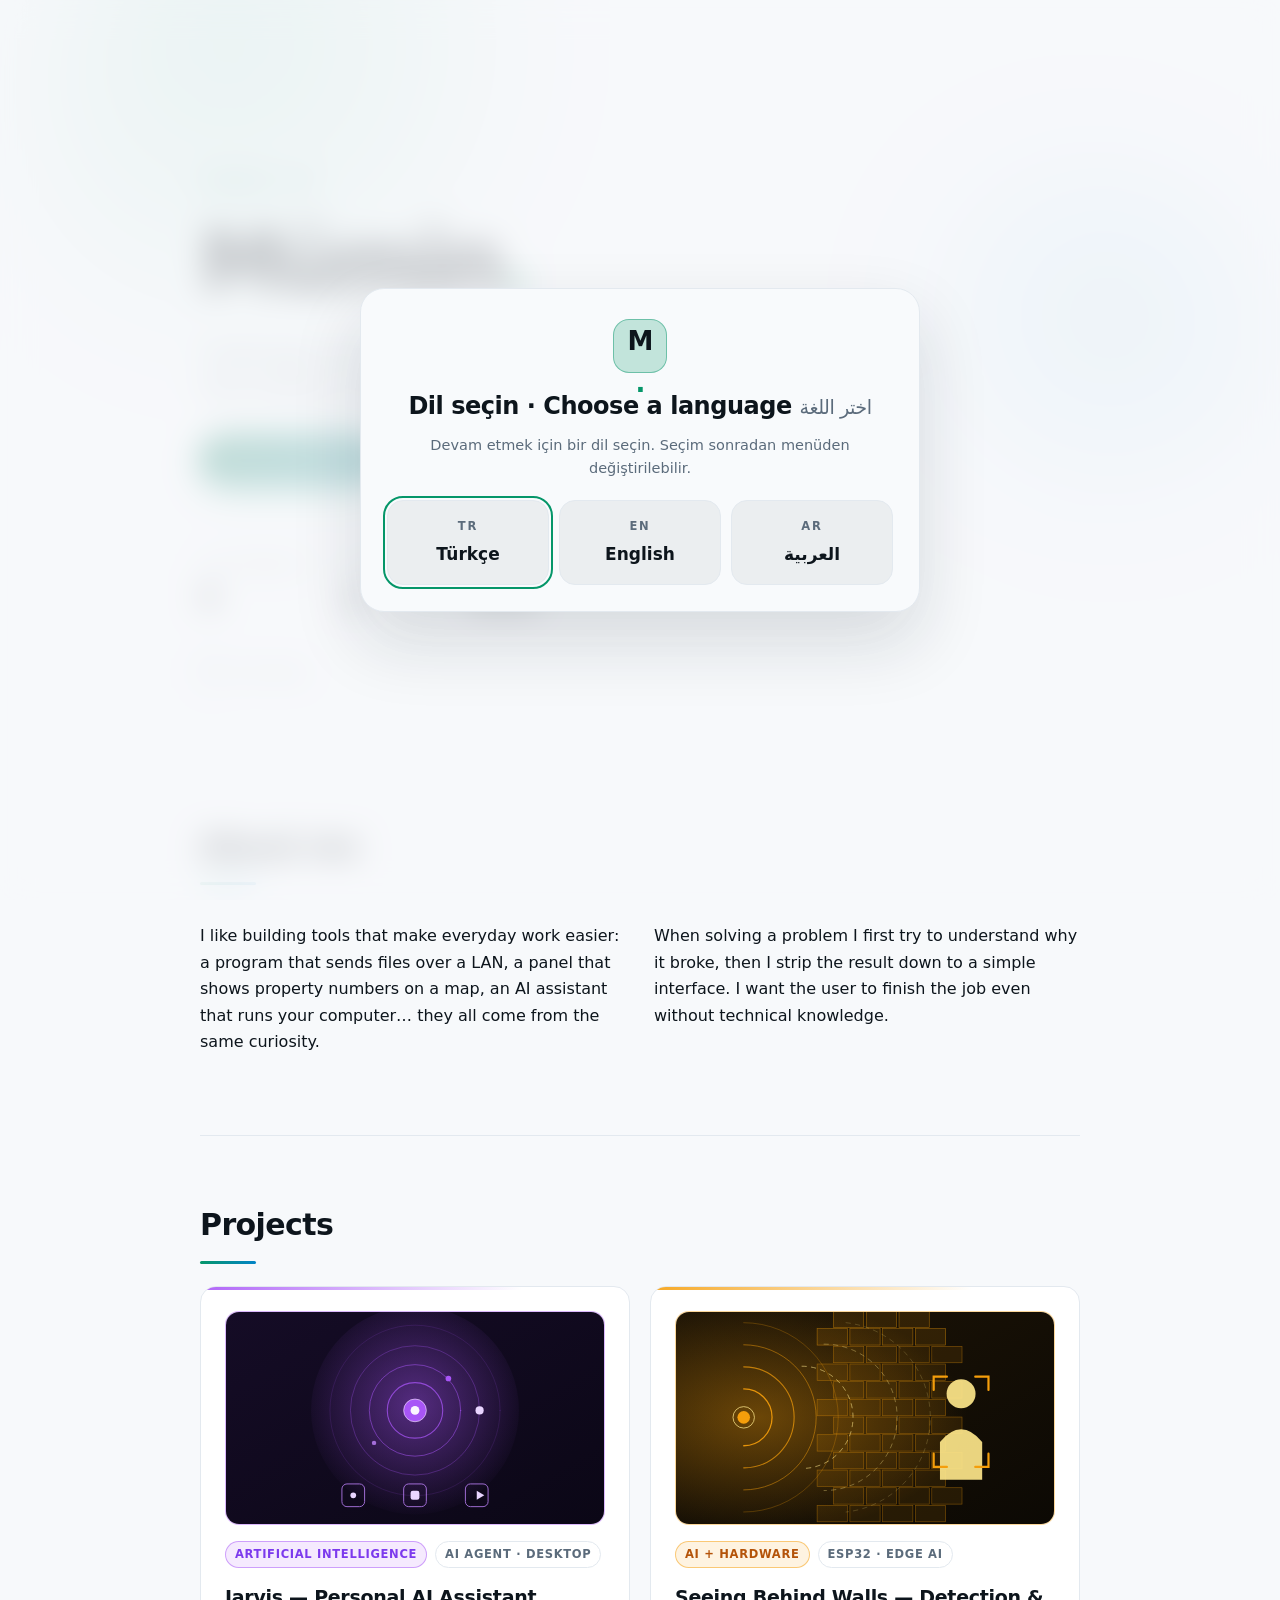
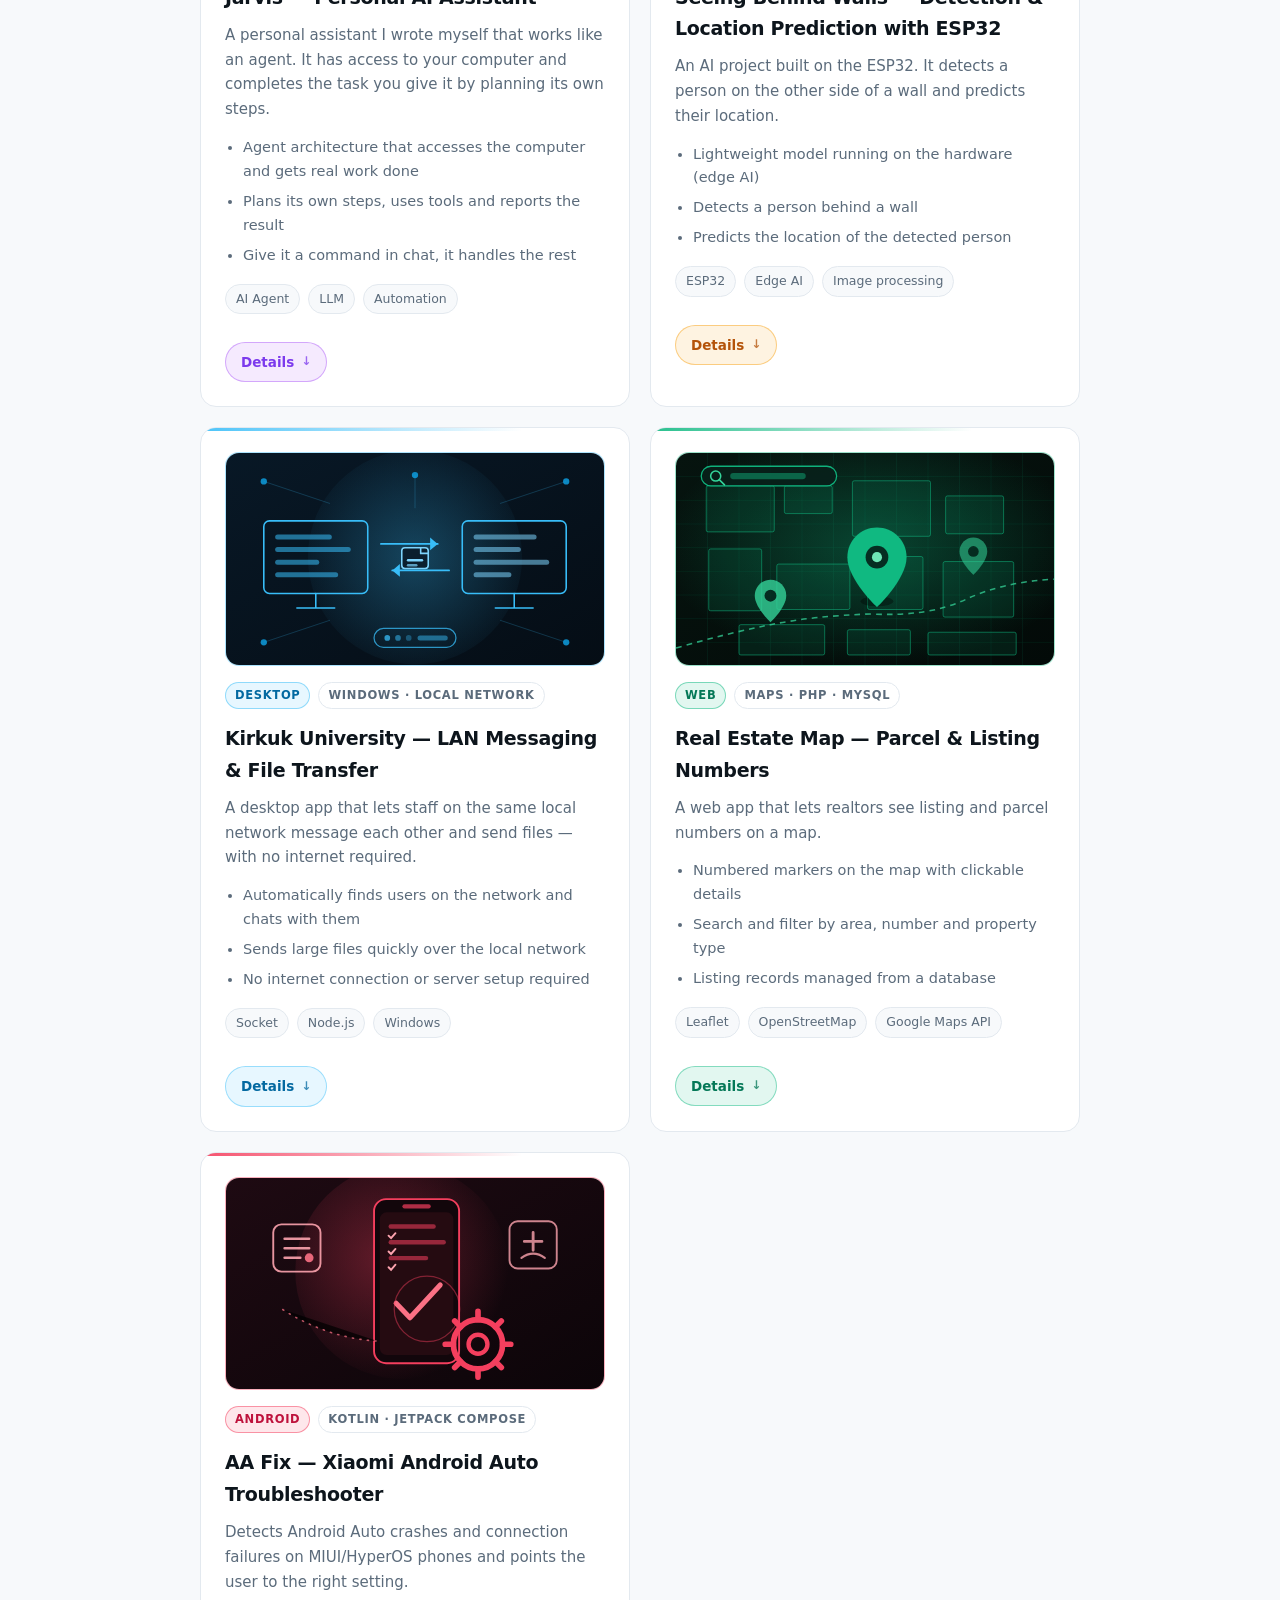
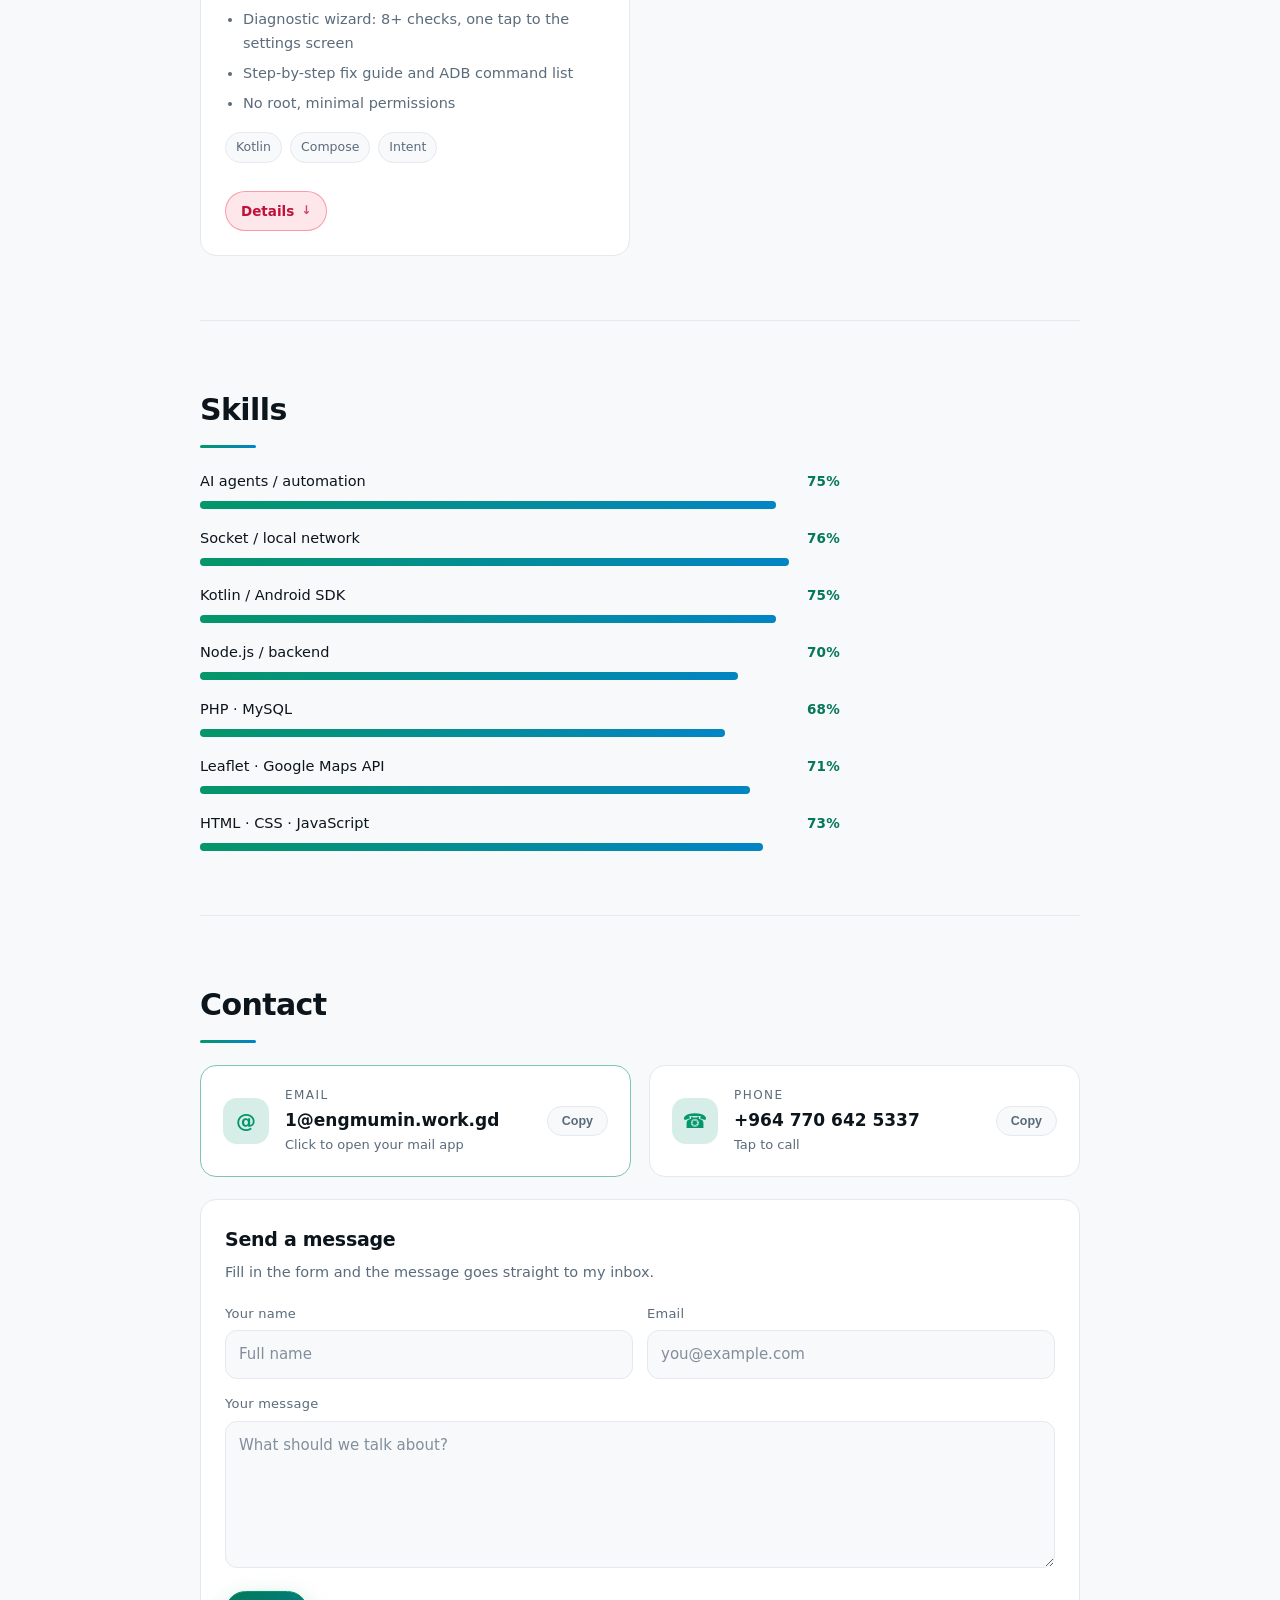
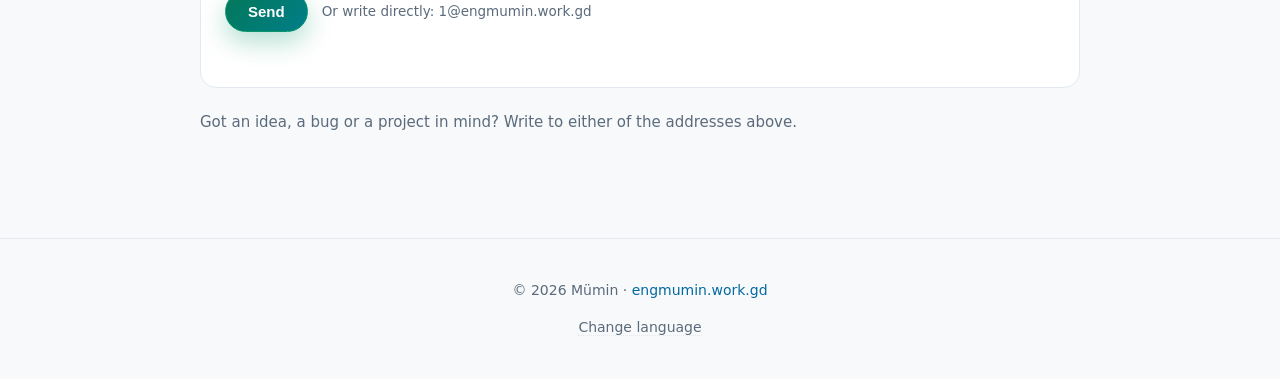
<file: index.html>
<!DOCTYPE html>
<html lang="tr" dir="ltr">
<head>
<meta charset="utf-8">
<meta name="viewport" content="width=device-width, initial-scale=1">
<title>Mümin — Uygulama & Araç Geliştiricisi</title>
<meta name="description" content="Mümin'in kişisel sitesi. Android, masaüstü ve web uygulamaları; yapay zekâ, ağ ve harita araçları.">
<meta name="author" content="Mümin">

<meta property="og:type" content="website">
<meta property="og:title" content="Mümin — Uygulama & Araç Geliştiricisi">
<meta property="og:description" content="Android, masaüstü ve web uygulamaları; yapay zekâ, ağ ve harita araçları.">
<meta property="og:url" content="https://engmumin.work.gd/">
<meta property="og:site_name" content="Mümin">
<meta property="og:locale" content="tr_TR">
<meta property="og:locale:alternate" content="en_US">
<meta property="og:locale:alternate" content="ar_AR">
<meta property="og:image" content="https://engmumin.work.gd/og.png">
<meta property="og:image:type" content="image/png">
<meta property="og:image:width" content="1200">
<meta property="og:image:height" content="630">
<meta property="og:image:alt" content="Mümin — Uygulama & Araç Geliştiricisi">
<meta name="twitter:card" content="summary_large_image">
<meta name="twitter:title" content="Mümin — Uygulama & Araç Geliştiricisi">
<meta name="twitter:description" content="Android, masaüstü ve web uygulamaları; yapay zekâ, ağ ve harita araçları.">
<meta name="twitter:image" content="https://engmumin.work.gd/og.png">
<link rel="canonical" href="https://engmumin.work.gd/">

<!-- Diller (URL ile paylaşılabilir: ?lang=tr / ?lang=en / ?lang=ar) -->
<link rel="alternate" hreflang="tr" href="https://engmumin.work.gd/">
<link rel="alternate" hreflang="en" href="https://engmumin.work.gd/?lang=en">
<link rel="alternate" hreflang="ar" href="https://engmumin.work.gd/?lang=ar">
<link rel="alternate" hreflang="x-default" href="https://engmumin.work.gd/">

<script type="application/ld+json">
{
  "@context": "https://schema.org",
  "@type": "Person",
  "name": "Mümin",
  "alternateName": ["مؤمن", "Mumin"],
  "url": "https://engmumin.work.gd/",
  "email": "mailto:1@engmumin.work.gd",
  "jobTitle": "Uygulama & Araç Geliştiricisi",
  "description": "Android, masaüstü ve web uygulamaları; yapay zekâ, ağ iletişimi ve harita tabanlı iş araçları geliştiricisi.",
  "knowsLanguage": ["tr", "en", "ar"],
  "knowsAbout": [
    "Yapay zekâ ajanları",
    "Android / Kotlin geliştirme",
    "Web geliştirme",
    "Yerel ağ iletişimi",
    "Harita uygulamaları",
    "ESP32 / edge AI"
  ]
}
</script>

<link rel="icon" href="data:image/svg+xml,%3Csvg xmlns='http://www.w3.org/2000/svg' viewBox='0 0 100 100'%3E%3Crect width='100' height='100' rx='22' fill='%2310b981'/%3E%3Ctext x='50' y='68' font-size='52' font-family='sans-serif' font-weight='700' fill='%2304120d' text-anchor='middle'%3EM%3C/text%3E%3C/svg%3E">

<link rel="apple-touch-icon" href="apple-touch-icon.png">
<link rel="manifest" href="site.webmanifest">
<meta name="theme-color" content="#0b1117" media="(prefers-color-scheme: dark)">
<meta name="theme-color" content="#f4f7fa" media="(prefers-color-scheme: light)">
<link rel="stylesheet" href="styles.css?v=20261028.2">
</head>
<body>

<a class="skip" href="#top" data-i18n="ui.skip">İçeriğe geç</a>

<div class="progress" id="progress" aria-hidden="true"></div>

<header class="topbar">
  <a class="brand" href="#top">M<span>.</span></a>

  <button id="menuBtn" class="menu-btn" type="button"
          data-i18n-attr="aria-label:ui.menu" aria-label="Menü"
          aria-expanded="false" aria-controls="navMenu">
    <span></span><span></span><span></span>
  </button>

  <nav id="navMenu">
    <a href="#hakkimda" data-i18n="nav.about">Hakkımda</a>
    <a href="#projeler" data-i18n="nav.projects">Projeler</a>
    <a href="#yetenekler" data-i18n="nav.skills">Yetenekler</a>
    <a href="#iletisim" data-i18n="nav.contact">İletişim</a>
  </nav>

  <div class="lang" role="group" data-i18n-attr="aria-label:ui.langGroup" aria-label="Dil seçimi">
    <button type="button" data-lang="tr" class="on" aria-pressed="true">TR</button>
    <button type="button" data-lang="en">EN</button>
    <button type="button" data-lang="ar">AR</button>
  </div>

  <button id="themeToggle" class="ghost" type="button" data-i18n-attr="aria-label:ui.theme" aria-label="Tema değiştir">◐</button>
</header>

<main id="top">

  <!-- HERO -->
  <section class="hero">
    <span class="hero-orb ho1" aria-hidden="true"></span>
    <span class="hero-orb ho2" aria-hidden="true"></span>

    <p class="eyebrow" data-i18n="hero.eyebrow">Merhaba, ben</p>
    <h1><span data-i18n="hero.name">Mümin</span><span class="dot">.</span></h1>
    <p class="lead" data-i18n-html="hero.lead">
      Uygulama ve araç geliştiricisiyim. <strong>Android</strong>,
      <strong>masaüstü</strong> ve <strong>web</strong> tarafında; yapay zekâ,
      ağ iletişimi ve harita tabanlı iş araçları yapıyorum.
    </p>
    <div class="cta">
      <a class="btn primary" href="#projeler" data-i18n="hero.cta1">Projelerimi gör</a>
      <a class="btn" href="#iletisim" data-i18n="hero.cta2">İletişime geç</a>
    </div>
    <dl class="stats">
      <div><dt data-i18n="stat1.l">Yayındaki proje</dt><dd data-count="5" data-i18n="stat1.v">5</dd></div>
      <div><dt data-i18n="stat2.l">Platform</dt><dd data-count="4" data-suffix=" ayrı" data-i18n="stat2.v">4 ayrı</dd></div>
      <div><dt data-i18n="stat3.l">Odak</dt><dd data-i18n="stat3.v">Araçlar</dd></div>
    </dl>

    <a class="scroll-hint" href="#hakkimda" data-i18n-attr="aria-label:ui.scroll" aria-label="Aşağı kaydır">
      <span class="mouse" aria-hidden="true"><i></i></span>
      <span data-i18n="ui.scrollText">Aşağı kaydır</span>
    </a>
  </section>

  <!-- HAKKIMDA -->
  <section id="hakkimda" class="section">
    <h2 data-i18n="about.title">Hakkımda</h2>
    <div class="grid two">
      <p data-i18n="about.p1">
        Günlük işleri kolaylaştıran araçlar yapmayı seviyorum: LAN üzerinde
        dosya gönderen bir program, haritada ilan numarasını gösteren bir panel,
        bilgisayarı yöneten bir yapay zekâ asistanı… Hepsi aynı meraktan doğuyor.
      </p>
      <p data-i18n="about.p2">
        Bir sorunu çözerken önce neden bozulduğunu anlamaya çalışırım, sonra
        sonucu sade bir arayüze indirgerim. Kullanıcının teknik bilgisi olmasa
        bile işini bitirebilsin isterim.
      </p>
    </div>
  </section>

  <!-- PROJELER -->
  <section id="projeler" class="section">
    <h2 data-i18n="proj.title">Projeler</h2>
    <div class="cards">

      <article class="card tone-ai">
        <img class="card-cover" src="media/jarvis.svg" alt="" width="1200" height="675" loading="lazy" decoding="async">
        <div class="card-top">
          <span class="tag" data-i18n="c1.tag">Yapay Zekâ</span>
          <span class="tag muted" data-i18n="c1.sub">AI Agent · Masaüstü</span>
        </div>
        <h3 data-i18n="c1.title">Jarvis — Kişisel Yapay Zekâ Asistanı</h3>
        <p data-i18n="c1.desc">
          Kendi yazdığım, ajan gibi çalışan kişisel asistan. Bilgisayara erişimi
          var; verdiğin işi kendi adımlarını planlayarak tamamlar.
        </p>
        <ul class="feat">
          <li data-i18n="c1.f1">Bilgisayara erişip gerçek işleri yapan ajan mimarisi</li>
          <li data-i18n="c1.f2">Adımları kendi planlar, araçları kullanır, sonucu raporlar</li>
          <li data-i18n="c1.f3">Sohbetle komut ver, geri kalanını o halleder</li>
        </ul>
        <p class="card-links">
          <span class="pill">AI Agent</span>
          <span class="pill">LLM</span>
          <span class="pill" data-i18n="c1.p1">Otomasyon</span>
        </p>
        <button class="card-more" type="button" aria-expanded="false" aria-controls="c1-detay"
                data-i18n-more="ui.more" data-i18n-less="ui.less">Detay</button>
        <div class="card-detay" id="c1-detay" hidden>
          <p data-i18n="c1.d0">Bir işi tek cümlede tarif edersin; Jarvis bunu uygulanabilir adımlara böler, sırayla yürütür ve sonda ne yaptığını özetler.</p>
          <ul class="feat">
            <li data-i18n="c1.d1">Kendi adım planını kurar, araçları sırayla kullanır</li>
            <li data-i18n="c1.d2">Bir adım tutmazsa geri dönüp başka yolu dener</li>
            <li data-i18n="c1.d3">Sonda ne yapıldığını kısa bir raporla verir</li>
          </ul>
        </div>
      </article>

      <article class="card tone-hw">
        <img class="card-cover" src="media/duvar-arkasi.svg" alt="" width="1200" height="675" loading="lazy" decoding="async">
        <div class="card-top">
          <span class="tag" data-i18n="c2.tag">Yapay Zekâ + Donanım</span>
          <span class="tag muted">ESP32 · Edge AI</span>
        </div>
        <h3 data-i18n="c2.title">ESP32 ile Duvar Arkası Görme ve Konum Tahmini</h3>
        <p data-i18n="c2.desc">
          ESP32 üzerine kurulu yapay zekâ projesi. Duvarın arkasındaki kişiyi
          tespit edip yerini tahmin ediyor.
        </p>
        <ul class="feat">
          <li data-i18n="c2.f1">Donanım üzerinde çalışan hafif model (edge AI)</li>
          <li data-i18n="c2.f2">Duvar arkasındaki kişiyi tespit eder</li>
          <li data-i18n="c2.f3">Tespit edilen kişinin konumunu tahmin eder</li>
        </ul>
        <p class="card-links">
          <span class="pill">ESP32</span>
          <span class="pill">Edge AI</span>
          <span class="pill" data-i18n="c2.p1">Görsel işleme</span>
        </p>
        <button class="card-more" type="button" aria-expanded="false" aria-controls="c2-detay"
                data-i18n-more="ui.more" data-i18n-less="ui.less">Detay</button>
        <div class="card-detay" id="c2-detay" hidden>
          <p data-i18n="c2.d0">Amaç engel arkasında ne olduğunu anlamak: sensör verisi modelden geçer, kişinin yaklaşık konumu işaretle gösterilir.</p>
          <ul class="feat">
            <li data-i18n="c2.d1">Sensör verisi → model → konum çıktısı</li>
            <li data-i18n="c2.d2">Ağır hesap buluta değil, cihazın kendisine düşer</li>
            <li data-i18n="c2.d3">Duvar gibi katı engellerin arkası da algılanır</li>
          </ul>
        </div>
      </article>

      <article class="card tone-desk">
        <img class="card-cover" src="media/lan.svg" alt="" width="1200" height="675" loading="lazy" decoding="async">
        <div class="card-top">
          <span class="tag" data-i18n="c3.tag">Masaüstü</span>
          <span class="tag muted" data-i18n="c3.sub">Windows · Yerel ağ</span>
        </div>
        <h3 data-i18n="c3.title">Kerkük Üniversitesi — LAN Haberleşme & Dosya Aktarımı</h3>
        <p data-i18n="c3.desc">
          Kurum içindeki çalışanların aynı yerel ağ üzerinden birbirine mesaj
          yazabildiği ve dosya gönderebildiği masaüstü uygulaması.
        </p>
        <ul class="feat">
          <li data-i18n="c3.f1">Ağdaki kullanıcıları otomatik bulma ve mesajlaşma</li>
          <li data-i18n="c3.f2">Büyük dosyaları yerel ağ üzerinden hızla gönderme</li>
          <li data-i18n="c3.f3">İnternet çıkışı ve sunucu kurulumu gerektirmez</li>
        </ul>
        <p class="card-links">
          <span class="pill">Socket</span>
          <span class="pill">Node.js</span>
          <span class="pill">Windows</span>
        </p>
        <button class="card-more" type="button" aria-expanded="false" aria-controls="c3-detay"
                data-i18n-more="ui.more" data-i18n-less="ui.less">Detay</button>
        <div class="card-detay" id="c3-detay" hidden>
          <p data-i18n="c3.d0">Kurum içindeki bilgisayarlar birbirini kendiliğinden bulur; mesaj ve dosya, sunucu ya da internet kurmadan doğrudan akar.</p>
          <ul class="feat">
            <li data-i18n="c3.d1">Ağdaki kullanıcılar otomatik listelenir</li>
            <li data-i18n="c3.d2">Dosyalar yerel ağ hızında gider, yükleme beklenmez</li>
            <li data-i18n="c3.d3">Sunucu kurulumu ve internet çıkışı gerekmez</li>
          </ul>
        </div>
      </article>

      <article class="card tone-web">
        <img class="card-cover" src="media/emlak.svg" alt="" width="1200" height="675" loading="lazy" decoding="async">
        <div class="card-top">
          <span class="tag" data-i18n="c4.tag">Web</span>
          <span class="tag muted" data-i18n="c4.sub">Harita · PHP · MySQL</span>
        </div>
        <h3 data-i18n="c4.title">Emlak Haritası — Parsel & İlan Numaraları</h3>
        <p data-i18n="c4.desc">
          Emlakçılar için harita üzerinde ilan ve parsel numaralarını görmeyi
          sağlayan web uygulaması.
        </p>
        <ul class="feat">
          <li data-i18n="c4.f1">Harita üzerinde numaralı işaretçiler ve tıklanabilir detay</li>
          <li data-i18n="c4.f2">Bölge, numara ve özelliğe göre arama ve filtreleme</li>
          <li data-i18n="c4.f3">Veritabanından yönetilen ilan kayıtları</li>
        </ul>
        <p class="card-links">
          <span class="pill">Leaflet</span>
          <span class="pill">OpenStreetMap</span>
          <span class="pill">Google Maps API</span>
        </p>
        <button class="card-more" type="button" aria-expanded="false" aria-controls="c4-detay"
                data-i18n-more="ui.more" data-i18n-less="ui.less">Detay</button>
        <div class="card-detay" id="c4-detay" hidden>
          <p data-i18n="c4.d0">Emlakçı ilan numarasını müşteriye anlatmak zorunda kalmaz: haritada gösterir, tıklayınca kayıt bilgisi açılır.</p>
          <ul class="feat">
            <li data-i18n="c4.d1">İlan ve parsel numaraları aynı ekranda görünür</li>
            <li data-i18n="c4.d2">Bölge ve numara aramasıyla kayıt saniyeler içinde bulunur</li>
            <li data-i18n="c4.d3">Kayıtlar veritabanından yönetilir, tek tek düzenlenmez</li>
          </ul>
        </div>
      </article>

      <article class="card tone-android">
        <img class="card-cover" src="media/aafix.svg" alt="" width="1200" height="675" loading="lazy" decoding="async">
        <div class="card-top">
          <span class="tag" data-i18n="c5.tag">Android</span>
          <span class="tag muted">Kotlin · Jetpack Compose</span>
        </div>
        <h3 data-i18n="c5.title">AA Fix — Xiaomi Android Auto Sorun Giderici</h3>
        <p data-i18n="c5.desc">
          MIUI/HyperOS telefonlarda Android Auto çökmesi ve bağlanamaması
          sorunlarını tespit eden, kullanıcıyı doğru ayara yönlendiren uygulama.
        </p>
        <ul class="feat">
          <li data-i18n="c5.f1">Teşhis sihirbazı: 8+ kontrol, tek dokunuşla ayar ekranı</li>
          <li data-i18n="c5.f2">Adım adım çözüm rehberi ve ADB komut listesi</li>
          <li data-i18n="c5.f3">Rootsuz, izin sadık, tamamen Türkçe</li>
        </ul>
        <p class="card-links">
          <span class="pill">Kotlin</span>
          <span class="pill">Compose</span>
          <span class="pill">Intent</span>
        </p>
        <button class="card-more" type="button" aria-expanded="false" aria-controls="c5-detay"
                data-i18n-more="ui.more" data-i18n-less="ui.less">Detay</button>
        <div class="card-detay" id="c5-detay" hidden>
          <p data-i18n="c5.d0">Uygulama önce sorunu kendisi arar: kontrolleri sırayla yapar, hangi ayarın eksik olduğunu söyler ve o ayarın ekranına götürür.</p>
          <ul class="feat">
            <li data-i18n="c5.d1">Teşhis → neden → çözüm sırasıyla ilerler</li>
            <li data-i18n="c5.d2">Her adımda tek dokunuşla doğru ayar ekranı açılır</li>
            <li data-i18n="c5.d3">Gerekli ADB komutları kopyalanabilir şekilde listelenir</li>
          </ul>
        </div>
      </article>

    </div>
  </section>

  <!-- YETENEKLER -->
  <section id="yetenekler" class="section">
    <h2 data-i18n="skills.title">Yetenekler</h2>
    <ul class="skills">
      <li><span data-i18n="s1">Yapay zekâ ajanları / otomasyon</span><b class="pct">90%</b><i style="--v:90%"></i></li>
      <li><span data-i18n="s2">Socket / yerel ağ iletişimi</span><b class="pct">92%</b><i style="--v:92%"></i></li>
      <li><span data-i18n="s3">Kotlin / Android SDK</span><b class="pct">90%</b><i style="--v:90%"></i></li>
      <li><span data-i18n="s4">Node.js / backend</span><b class="pct">84%</b><i style="--v:84%"></i></li>
      <li><span data-i18n="s5">PHP · MySQL</span><b class="pct">82%</b><i style="--v:82%"></i></li>
      <li><span data-i18n="s6">Leaflet · Google Maps API</span><b class="pct">86%</b><i style="--v:86%"></i></li>
      <li><span data-i18n="s7">HTML · CSS · JavaScript</span><b class="pct">88%</b><i style="--v:88%"></i></li>
    </ul>
  </section>

  <!-- İLETİŞİM -->
  <section id="iletisim" class="section">
    <h2 data-i18n="contact.title">İletişim</h2>

    <div class="contact-grid">

      <div class="contact-card primary">
        <span class="ci">@</span>
        <div class="cbody">
          <span class="cl" data-i18n="contact.emailLabel">E-posta</span>
          <a class="cv" href="mailto:1@engmumin.work.gd">1@engmumin.work.gd</a>
          <span class="ch" data-i18n="contact.emailHint">Tıkla, posta programın açılsın</span>
        </div>
        <button type="button" class="mini" data-copy="1@engmumin.work.gd" data-i18n="contact.copy">Kopyala</button>
      </div>

      <div class="contact-card">
        <span class="ci">☎</span>
        <div class="cbody">
          <span class="cl" data-i18n="contact.phoneLabel">Telefon</span>
          <a class="cv" href="tel:+9647706425337">+964 770 642 5337</a>
          <span class="ch" data-i18n="contact.phoneHint">Dokun ve ara</span>
        </div>
        <button type="button" class="mini" data-copy="+9647706425337" data-i18n="contact.copy">Kopyala</button>
      </div>

    </div>

    <form class="form" id="iletisForm" novalidate>
      <h3 data-i18n="form.title">Mesaj gönder</h3>
      <p class="form-lead" data-i18n="form.lead">
        Formu doldur; mesajın doğrudan e-posta adresime düşsün.
      </p>

      <div class="form-row">
        <label class="field">
          <span data-i18n="form.name">Adın</span>
          <input type="text" name="name" autocomplete="name" required
                 placeholder="Ad Soyad" data-i18n-attr="placeholder:form.namePh">
        </label>
        <label class="field">
          <span data-i18n="form.email">E-posta</span>
          <input type="email" name="email" autocomplete="email" required
                 placeholder="ornek@mail.com" data-i18n-attr="placeholder:form.emailPh">
        </label>
      </div>

      <label class="field">
        <span data-i18n="form.message">Mesajın</span>
        <textarea name="message" rows="5" required
                  placeholder="Ne üzerine konuşalım?" data-i18n-attr="placeholder:form.msgPh"></textarea>
      </label>

      <!-- bal küpü: bunu dolduran robottur, insanlar göremez -->
      <div class="hp" aria-hidden="true">
        <label>Bu alanı boş bırakın<input type="text" name="website" tabindex="-1" autocomplete="off"></label>
      </div>

      <div class="form-actions">
        <button class="btn primary" type="submit" data-i18n="form.submit">Gönder</button>
        <span class="form-alt" data-i18n="form.alt">Ya da doğrudan yaz: 1@engmumin.work.gd</span>
      </div>

      <p class="form-durum" id="fDurum" role="status" aria-live="polite"></p>
    </form>

    <p class="contact-note" data-i18n="contact.note">
      Bir fikrin, bir hatan ya da bir iş birliği mi var? Yukarıdaki adreslerden
      herhangi birine yazabilirsin.
    </p>
    <div class="toast" id="toast" role="status" aria-live="polite" data-i18n="contact.copied">Kopyalandı ✓</div>
  </section>

</main>

<footer>
  <p>© <span id="yil"></span> Mümin · <a href="https://engmumin.work.gd">engmumin.work.gd</a></p>
  <p class="foot-alt"><a href="dil.html" data-i18n="foot.lang">Dil değiştir</a></p>
</footer>

<button id="toTop" class="to-top" type="button"
        data-i18n-attr="aria-label:ui.toTop" aria-label="Yukarı çık">↑</button>

<!-- Dil seçim katmanı: ilk ziyarette açılır, sayfa değişmez (SEO için yönlendirme yok) -->
<div class="dil-overlay" id="dilSec" role="dialog" aria-modal="true" aria-labelledby="dilSecBaslik" hidden>
  <div class="dil-panel">
    <span class="dil-mark" aria-hidden="true">M<i>.</i></span>
    <h2 id="dilSecBaslik">Dil seçin · Choose a language <span lang="ar" dir="rtl">اختر اللغة</span></h2>
    <p class="dil-not">Devam etmek için bir dil seçin. Seçim sonradan menüden değiştirilebilir.</p>
    <div class="dil-kartlar">
      <button type="button" class="dil-kart" data-pick="tr"><span class="kk">TR</span><span>Türkçe</span></button>
      <button type="button" class="dil-kart" data-pick="en"><span class="kk">EN</span><span>English</span></button>
      <button type="button" class="dil-kart" data-pick="ar" dir="rtl"><span class="kk">AR</span><span lang="ar">العربية</span></button>
    </div>
  </div>
</div>

<script src="script.js?v=20261028.2"></script>
</body>
</html>
</file>
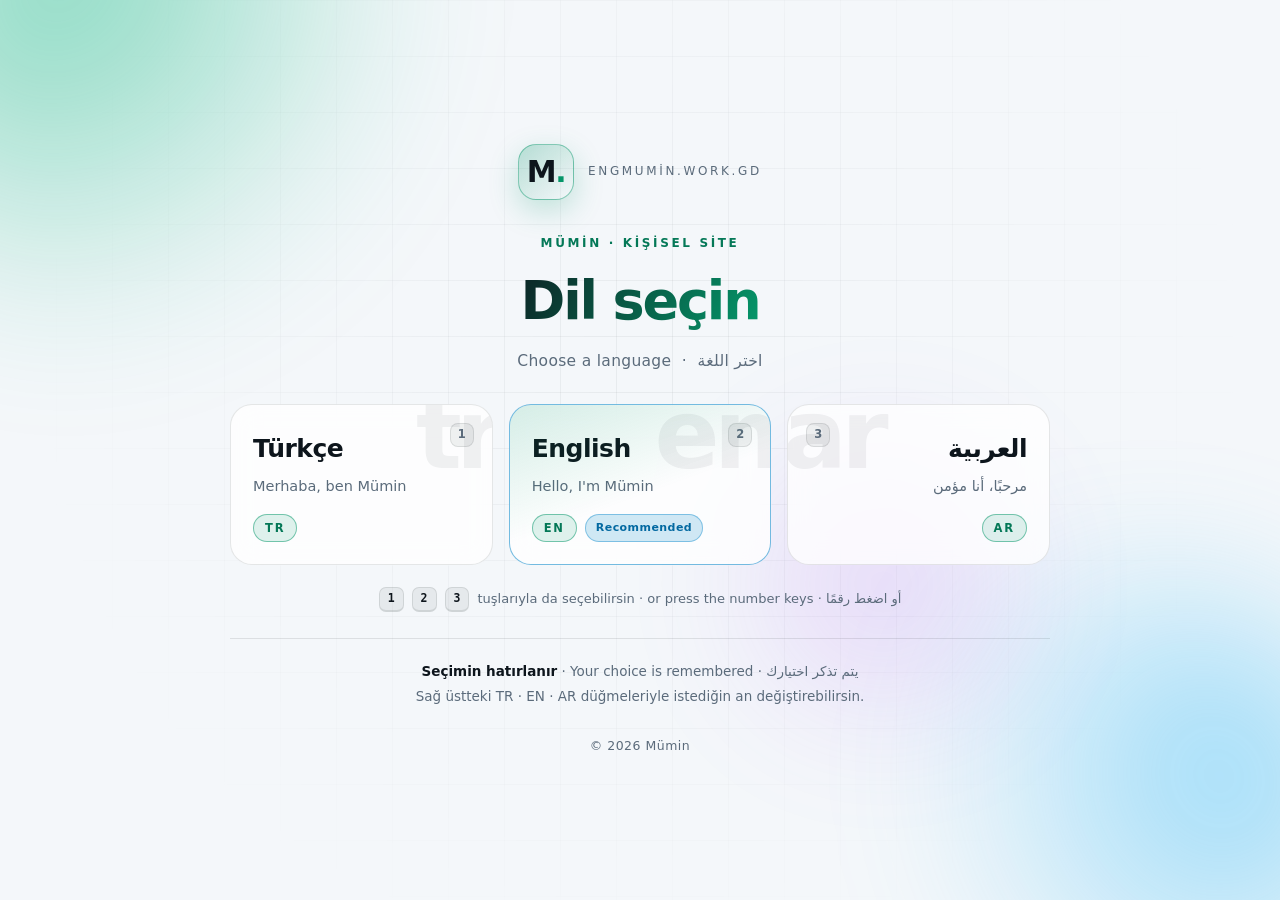
<file: dil.html>
<!DOCTYPE html>
<html lang="tr" dir="ltr" data-theme="dark">
<head>
<meta charset="utf-8">
<meta name="viewport" content="width=device-width, initial-scale=1">
<meta name="robots" content="noindex">
<meta name="description" content="Dil seçin / Choose a language / اختر اللغة — Mümin'in kişisel sitesi.">
<title>Dil seçin — Mümin</title>
<link rel="icon" href="data:image/svg+xml,%3Csvg xmlns='http://www.w3.org/2000/svg' viewBox='0 0 100 100'%3E%3Crect width='100' height='100' rx='22' fill='%2310b981'/%3E%3Ctext x='50' y='68' font-size='52' font-family='sans-serif' font-weight='700' fill='%2304120d' text-anchor='middle'%3EM%3C/text%3E%3C/svg%3E">
<script>
  /* Tema tercihini önceden uygula (açılışta yanıp sönme olmasın) */
  try {
    var t = localStorage.getItem("tema");
    if (t === "light" || t === "dark") document.documentElement.dataset.theme = t;
    else if (matchMedia("(prefers-color-scheme: light)").matches) document.documentElement.dataset.theme = "light";
  } catch (e) {}
  /* Dil tercihi olsa bile bu sayfa acik kaliyor: altbilgideki
     "Dil degistir" baglantisi buraya getirir, ziyaretci secer. */
</script>
<style>
  :root{
    --bg:#070c11; --bg-soft:rgba(17,26,35,.72); --fg:#e6edf3; --muted:#8b9bab;
    --line:rgba(255,255,255,.09); --accent:#10b981; --accent2:#38bdf8;
    --accent-ink:#10b981; --ink2:#7dd3fc;
    --shadow:0 24px 60px rgba(0,0,0,.45);
  }
  html[data-theme="light"]{
    --bg:#f4f7fa; --bg-soft:rgba(255,255,255,.78); --fg:#0d151c; --muted:#5b6b7b;
    --line:rgba(13,21,28,.10); --accent:#059669; --accent2:#0284c7;
    --accent-ink:#047857; --ink2:#0369a1;
    --shadow:0 24px 60px rgba(15,30,45,.12);
  }

  *{box-sizing:border-box}
  html,body{height:100%}
  body{
    margin:0;background:var(--bg);color:var(--fg);overflow-x:hidden;
    font:16px/1.6 ui-sans-serif,system-ui,"Segoe UI",Roboto,Helvetica,Arial,sans-serif;
    -webkit-font-smoothing:antialiased;
    display:flex;align-items:flex-start;justify-content:center;
    padding:36px 20px;text-align:center;position:relative;isolation:isolate;
  }
  /* içerik ekrandan uzunsa üstten başlasın (kırpılma olmasın),
     kısaysa otomatik dikey ortalansın */
  .wrap{margin-block:auto}

  /* ---------- hareketli arka plan ---------- */
  .bg{position:fixed;inset:0;z-index:-1;overflow:hidden;pointer-events:none}
  .orb{position:absolute;border-radius:50%;filter:blur(70px);opacity:.5;will-change:transform}
  .o1{width:46vmax;height:46vmax;top:-16vmax;left:-10vmax;
      background:radial-gradient(circle at 30% 30%,#10b981,transparent 65%);animation:drift1 26s ease-in-out infinite}
  .o2{width:40vmax;height:40vmax;bottom:-14vmax;right:-8vmax;
      background:radial-gradient(circle at 70% 40%,#38bdf8,transparent 65%);animation:drift2 32s ease-in-out infinite}
  .o3{width:28vmax;height:28vmax;top:45%;left:55%;
      background:radial-gradient(circle at 50% 50%,#a855f7,transparent 65%);opacity:.28;
      animation:drift3 38s ease-in-out infinite}
  .grid{position:absolute;inset:0;
    background-image:linear-gradient(var(--line) 1px,transparent 1px),linear-gradient(90deg,var(--line) 1px,transparent 1px);
    background-size:56px 56px;
    -webkit-mask-image:radial-gradient(circle at 50% 40%,#000 0%,transparent 75%);
            mask-image:radial-gradient(circle at 50% 40%,#000 0%,transparent 75%);
    opacity:.55}
  @keyframes drift1{50%{transform:translate3d(8vmax,6vmax,0) scale(1.12)}}
  @keyframes drift2{50%{transform:translate3d(-7vmax,-5vmax,0) scale(1.08)}}
  @keyframes drift3{50%{transform:translate3d(-6vmax,7vmax,0) scale(.92)}}

  /* ---------- giriş animasyonu ---------- */
  .enter{opacity:0;animation:rise .7s cubic-bezier(.22,1,.36,1) forwards;animation-delay:var(--d,0s)}
  .enter.shown{opacity:1;transform:none;animation:none} /* animasyon hiç çalışmazsa yedek */
  @keyframes rise{from{opacity:0;transform:translateY(18px)}to{opacity:1;transform:none}}

  .wrap{width:100%;max-width:820px;position:relative}

  .head{display:flex;align-items:center;justify-content:center;gap:14px;margin-bottom:34px}
  .brand{
    font-size:30px;font-weight:800;letter-spacing:-.04em;text-decoration:none;color:var(--fg);
    width:56px;height:56px;border-radius:18px;display:flex;align-items:center;justify-content:center;
    background:linear-gradient(140deg,color-mix(in srgb,var(--accent) 26%,transparent),transparent);
    border:1px solid color-mix(in srgb,var(--accent) 45%,transparent);
    box-shadow:0 10px 30px color-mix(in srgb,var(--accent) 22%,transparent);
    animation:pulse 3.4s ease-in-out infinite;
  }
  .brand span{color:var(--accent)}
  @keyframes pulse{50%{transform:translateY(-3px);box-shadow:0 16px 36px color-mix(in srgb,var(--accent) 30%,transparent)}}
  .tagline{font-size:12px;letter-spacing:.22em;text-transform:uppercase;color:var(--muted)}

  .eyebrow{
    margin:0 0 10px;font-size:12px;font-weight:700;letter-spacing:.22em;text-transform:uppercase;
    color:var(--accent-ink);
  }
  h1{
    font-size:clamp(34px,7vw,54px);margin:0 0 10px;letter-spacing:-.04em;font-weight:800;
    line-height:1.2;padding-block:.1em;
    background:linear-gradient(120deg,var(--fg) 30%,var(--accent) 65%,var(--accent2));
    -webkit-background-clip:text;background-clip:text;color:transparent;
  }
  .sub{color:var(--muted);font-size:15.5px;margin:0 0 30px;letter-spacing:.02em}

  /* ---------- dil kartları ---------- */
  .opts{display:grid;gap:16px;grid-template-columns:repeat(auto-fit,minmax(215px,1fr));text-align:start}
  .opt{
    position:relative;overflow:hidden;cursor:pointer;text-align:start;
    background:var(--bg-soft);backdrop-filter:blur(14px);-webkit-backdrop-filter:blur(14px);
    border:1px solid var(--line);color:var(--fg);border-radius:22px;
    padding:24px 22px 22px;font:inherit;
    transition:transform .22s cubic-bezier(.22,1,.36,1),border-color .22s,box-shadow .22s;
  }
  .opt::after{ /* üstten inen ışık */
    content:"";position:absolute;inset:0;opacity:0;transition:opacity .25s;
    background:linear-gradient(160deg,color-mix(in srgb,var(--accent) 16%,transparent),transparent 55%);
    pointer-events:none;
  }
  .opt:hover::after,.opt:focus-visible::after,.opt.rec::after{opacity:1}
  .opt:hover,.opt:focus-visible{
    transform:translateY(-6px);outline:none;border-color:color-mix(in srgb,var(--accent) 70%,transparent);
    box-shadow:var(--shadow);
  }
  .opt .wm{ /* arka planda büyük dil kodu */
    position:absolute;inset-block-start:-18px;inset-inline-end:-6px;
    font-size:96px;font-weight:800;letter-spacing:-.06em;line-height:1;
    color:color-mix(in srgb,var(--fg) 6%,transparent);pointer-events:none;user-select:none;
  }
  .opt .big{display:block;font-size:25px;font-weight:750;letter-spacing:-.02em;position:relative}
  .opt .hint{display:block;margin-top:6px;font-size:14.5px;color:var(--muted);position:relative}
  .opt .meta{display:flex;align-items:center;gap:8px;flex-wrap:wrap;margin-top:16px;position:relative}
  .opt .code{
    font-size:11.5px;font-weight:800;letter-spacing:.16em;color:var(--accent-ink);
    border:1px solid color-mix(in srgb,var(--accent) 50%,transparent);
    padding:4px 11px;border-radius:999px;background:color-mix(in srgb,var(--accent) 12%,transparent);
  }
  .opt .badge{
    font-size:11px;font-weight:700;letter-spacing:.04em;padding:4px 10px;border-radius:999px;
    background:color-mix(in srgb,var(--accent2) 18%,transparent);color:var(--ink2);
    border:1px solid color-mix(in srgb,var(--accent2) 40%,transparent);
  }
  .opt .badge[hidden]{display:none}
  .opt .key{
    position:absolute;inset-block-start:18px;inset-inline-end:18px;
    width:24px;height:24px;display:none;place-items:center;border-radius:8px;
    font-size:11.5px;font-weight:800;color:var(--muted);
    border:1px solid var(--line);background:color-mix(in srgb,var(--fg) 6%,transparent);
  }
  @media (hover:hover){ .opt .key{display:grid} }
  .opt .tick{
    position:absolute;inset-block-end:18px;inset-inline-end:18px;
    width:30px;height:30px;border-radius:50%;display:grid;place-items:center;
    background:var(--accent);color:#04120d;font-size:15px;font-weight:900;
    transform:scale(0) rotate(-25deg);opacity:0;transition:.3s cubic-bezier(.22,1,.36,1);
  }
  .opt.selected{transform:translateY(-6px) scale(1.02);border-color:var(--accent);box-shadow:var(--shadow)}
  .opt.selected .tick{transform:none;opacity:1}
  .opt.rec{border-color:color-mix(in srgb,var(--accent2) 55%,transparent)}

  .keys{
    display:flex;gap:8px;align-items:center;justify-content:center;flex-wrap:wrap;
    margin-top:22px;font-size:13px;color:var(--muted);
  }
  .keys kbd{
    font:700 11.5px/1 ui-monospace,SFMono-Regular,Consolas,monospace;color:var(--fg);
    border:1px solid var(--line);border-bottom-width:2px;border-radius:7px;
    padding:5px 8px;background:color-mix(in srgb,var(--fg) 6%,transparent);
  }

  .note{
    margin-top:26px;font-size:13.5px;color:var(--muted);line-height:1.9;
    padding-top:20px;border-top:1px solid var(--line);
  }
  .note b{color:var(--fg);font-weight:650}

  footer{margin-top:26px;font-size:12.5px;color:var(--muted);letter-spacing:.04em}

  @media (max-width:520px){
    .opt .wm{font-size:74px}
    .opt .key{display:none}
    .tagline{display:none}
  }

  @media (prefers-reduced-motion:reduce){
    .enter{opacity:1;animation:none}
    .orb{animation:none}
    .brand{animation:none}
    *{transition-duration:.01ms !important}
  }
</style>
</head>
<body>

<div class="bg" aria-hidden="true">
  <span class="orb o1"></span>
  <span class="orb o2"></span>
  <span class="orb o3"></span>
  <span class="grid"></span>
</div>

<main class="wrap">
  <div class="head enter" style="--d:.05s">
    <a class="brand" href="./" aria-label="Mümin — ana sayfa">M<span>.</span></a>
    <span class="tagline">engmumin.work.gd</span>
  </div>

  <p class="eyebrow enter" style="--d:.12s">Mümin · Kişisel Site</p>
  <h1 class="enter" style="--d:.18s">Dil seçin</h1>
  <p class="sub enter" style="--d:.24s">Choose a language &nbsp;·&nbsp; اختر اللغة</p>

  <div class="opts" role="radiogroup" aria-label="Dil seçimi / Choose a language / اختيار اللغة">

    <button type="button" class="opt enter" style="--d:.30s" role="radio" aria-checked="false" data-l="tr">
      <span class="wm" aria-hidden="true">tr</span>
      <span class="big">Türkçe</span>
      <span class="hint">Merhaba, ben Mümin</span>
      <span class="meta">
        <span class="code">TR</span>
        <span class="badge" hidden>Önerilen · Recommended · موصى به</span>
      </span>
      <span class="key" aria-hidden="true">1</span>
      <span class="tick" aria-hidden="true">✓</span>
    </button>

    <button type="button" class="opt enter" style="--d:.38s" role="radio" aria-checked="false" data-l="en">
      <span class="wm" aria-hidden="true">en</span>
      <span class="big">English</span>
      <span class="hint">Hello, I'm Mümin</span>
      <span class="meta">
        <span class="code">EN</span>
        <span class="badge" hidden>Önerilen · Recommended · موصى به</span>
      </span>
      <span class="key" aria-hidden="true">2</span>
      <span class="tick" aria-hidden="true">✓</span>
    </button>

    <button type="button" class="opt enter" style="--d:.46s" role="radio" aria-checked="false" data-l="ar" dir="rtl">
      <span class="wm" aria-hidden="true">ar</span>
      <span class="big">العربية</span>
      <span class="hint">مرحبًا، أنا مؤمن</span>
      <span class="meta">
        <span class="code">AR</span>
        <span class="badge" hidden>Önerilen · Recommended · موصى به</span>
      </span>
      <span class="key" aria-hidden="true">3</span>
      <span class="tick" aria-hidden="true">✓</span>
    </button>

  </div>

  <p class="keys enter" style="--d:.54s">
    <kbd>1</kbd><kbd>2</kbd><kbd>3</kbd>
    <span>tuşlarıyla da seçebilirsin · or press the number keys · أو اضغط رقمًا</span>
  </p>

  <p class="note enter" style="--d:.60s">
    <b>Seçimin hatırlanır</b> · Your choice is remembered · يتم تذكر اختيارك<br>
    Sağ üstteki TR · EN · AR düğmeleriyle istediğin an değiştirebilirsin.
  </p>

  <footer class="enter" style="--d:.66s">© <span id="yil"></span> Mümin</footer>
</main>

<script>
(function () {
  var cards = Array.prototype.slice.call(document.querySelectorAll("[data-l]"));
  var busy = false;

  document.getElementById("yil").textContent = new Date().getFullYear();

  /* Güvenlik ağı: animasyon hiç çalışmazsa kartlar 1.6 sn içinde görünsün */
  setTimeout(function () {
    document.querySelectorAll(".enter").forEach(function (el) { el.classList.add("shown"); });
  }, 1600);

  /* Tarayıcı diline göre önerilen kartı işaretle */
  var nav = (navigator.language || "tr").toLowerCase();
  var oneri = nav.indexOf("ar") === 0 ? "ar" : nav.indexOf("en") === 0 ? "en" : "tr";
  var rec = cards.filter(function (c) { return c.dataset.l === oneri; })[0];
  if (rec) {
    rec.classList.add("rec");
    var b = rec.querySelector(".badge");
    if (b) {
      /* Rozet, önerilen dilin kendisiyle yazılsın */
      b.textContent = oneri === "ar" ? "موصى به" : oneri === "en" ? "Recommended" : "Önerilen";
      b.hidden = false;
    }
  }

  function sec(kod) {
    if (busy) return;
    var card = cards.filter(function (c) { return c.dataset.l === kod; })[0];
    if (!card) return;
    busy = true;

    cards.forEach(function (c) {
      c.classList.toggle("selected", c === card);
      c.setAttribute("aria-checked", c === card ? "true" : "false");
    });

    /* Seçilen dilde yönü önizle (AR seçilirse RTL) */
    document.documentElement.lang = kod;
    document.documentElement.dir = kod === "ar" ? "rtl" : "ltr";

    try { localStorage.setItem("dil", kod); } catch (e) {}
    setTimeout(function () { location.replace("index.html?lang=" + kod); }, 420);
  }

  cards.forEach(function (c, i) {
    c.addEventListener("click", function () { sec(c.dataset.l); });
    c.addEventListener("keydown", function (e) {
      if (e.key === "Enter" || e.key === " ") { e.preventDefault(); sec(c.dataset.l); }
      if (e.key === "ArrowRight" || e.key === "ArrowDown") {
        e.preventDefault(); cards[(i + 1) % cards.length].focus();
      }
      if (e.key === "ArrowLeft" || e.key === "ArrowUp") {
        e.preventDefault(); cards[(i - 1 + cards.length) % cards.length].focus();
      }
    });
  });

  /* 1 / 2 / 3 kısayolları + Enter ile önerilen dil */
  document.addEventListener("keydown", function (e) {
    if (e.metaKey || e.ctrlKey || e.altKey) return;
    if (e.key === "1") sec("tr");
    else if (e.key === "2") sec("en");
    else if (e.key === "3") sec("ar");
    else if (e.key === "Enter" && !busy) sec(oneri);
  });
})();
</script>
</body>
</html>
</file>
<file: styles.css>
:root{
  --bg:#0b1117;
  --bg-soft:#111a23;
  --fg:#e6edf3;
  --muted:#8b9bab;
  --line:#1e2a36;
  --accent:#10b981;
  --accent-ink:#10b981;   /* küçük metinler için kontrastlı vurgu */
  --accent-2:#38bdf8;
  --link:#38bdf8;
  --radius:16px;
  --max:960px;
}

html[data-theme="light"]{
  --bg:#f7f9fb;
  --bg-soft:#ffffff;
  --fg:#0d151c;
  --muted:#5b6b7b;
  --line:#e3e9ef;
  --accent:#059669;
  --accent-ink:#047857;
  --accent-2:#0284c7;
  --link:#0369a1;
}

*{box-sizing:border-box}

html{
  scroll-behavior:smooth;
  -webkit-text-size-adjust:100%;   /* mobilde istemsiz yazı büyütme/çakışma */
  text-size-adjust:100%;
}

/* Yatay boşluk/ kaydırma olmasın: dekoratif ışıklar ekran dışına taşabilir,
   ama sayfa asla sağa-sola kaydırılmaz (telefonda "boş ekran" sorunu).
   clip göremeyen tarayıcılar @supports ile hidden'a düşer; son katman
   script.js'teki scroll korumasıdır (RTL'de scrollX 0 = doğru orijin). */
html,body{overflow-x:clip;overscroll-behavior-x:none}
@supports not (overflow:clip){ html,body{overflow-x:hidden} }

body{
  margin:0;
  background:var(--bg);
  color:var(--fg);
  font:16px/1.65 ui-sans-serif,system-ui,"Segoe UI",Roboto,Helvetica,Arial,sans-serif;
  -webkit-font-smoothing:antialiased;
}

a{color:var(--link);text-decoration:none}
a:hover{text-decoration:underline}

/* ---------- top bar ---------- */
.topbar{
  position:sticky;top:0;z-index:10;
  display:flex;align-items:center;gap:18px;
  padding:14px clamp(16px,4vw,40px);
  background:color-mix(in srgb,var(--bg) 82%,transparent);
  backdrop-filter:blur(10px);
  border-bottom:1px solid var(--line);
}
.brand{font-weight:800;font-size:22px;color:var(--fg);letter-spacing:-.02em}
.brand span{color:var(--accent)}
.topbar nav{display:flex;gap:18px;margin-inline-start:auto;flex-wrap:wrap}
.topbar nav a{color:var(--muted);font-size:14.5px}
.topbar nav a:hover{color:var(--fg);text-decoration:none}

/* language switcher */
.lang{
  display:flex;gap:4px;padding:3px;
  border:1px solid var(--line);border-radius:999px;background:var(--bg-soft);
}
.lang button{
  border:0;background:none;color:var(--muted);
  font:600 12.5px/1 ui-sans-serif,system-ui,sans-serif;
  letter-spacing:.06em;padding:7px 11px;border-radius:999px;cursor:pointer;
  transition:.15s;
}
.lang button:hover{color:var(--fg)}
.lang button.on{background:var(--accent-ink);color:#04120d}
html[data-theme="light"] .lang button.on{color:#fff}

.ghost{
  background:none;border:1px solid var(--line);color:var(--fg);
  border-radius:999px;width:34px;height:34px;cursor:pointer;font-size:15px;flex:none;
}
.ghost:hover{border-color:var(--accent)}

/* ---------- layout ---------- */
main{max-width:var(--max);margin:0 auto;padding:0 clamp(16px,4vw,40px)}
section[id]{scroll-margin-top:78px}
.section{padding:64px 0;border-top:1px solid var(--line)}
.section h2{font-size:clamp(22px,3vw,30px);margin:0 0 22px;letter-spacing:-.02em}
.grid.two{display:grid;grid-template-columns:repeat(auto-fit,minmax(280px,1fr));gap:28px}

/* ---------- hero ---------- */
.hero{padding:clamp(56px,12vh,110px) 0 60px}
.eyebrow{
  text-transform:uppercase;letter-spacing:.18em;font-size:12.5px;
  color:var(--accent-ink);margin:0 0 12px;font-weight:600;
}
/* line-height:1 + background-clip:text => kutuyu taşan glifler şeffaf kalır
   (telefonda Arapça fontu 1.36em metrikli olduğu için başlık "kesik" görünüyordu).
   Satır kutusu büyütüldü, padding ile arka plan kutusu da genişletildi. */
.hero h1{font-size:clamp(44px,9vw,84px);line-height:1.15;margin:0 0 20px;padding-block:.1em;letter-spacing:-.045em;font-weight:800}
.hero h1 .dot{color:var(--accent)}
.lead{font-size:clamp(17px,2.2vw,20px);color:var(--muted);max-width:60ch;margin:0 0 30px}
.lead strong{color:var(--fg)}

.cta{display:flex;gap:12px;flex-wrap:wrap;margin-bottom:44px}
.btn{
  display:inline-block;padding:11px 22px;border-radius:999px;
  border:1px solid var(--line);color:var(--fg);font-weight:600;font-size:15px;
  transition:.15s;
}
.btn:hover{text-decoration:none;border-color:var(--accent);transform:translateY(-1px)}
.btn.primary{background:var(--accent);border-color:var(--accent);color:#04120d}
html[data-theme="light"] .btn.primary{color:#fff}

.stats{display:flex;gap:36px;flex-wrap:wrap;margin:0;padding-top:26px;border-top:1px solid var(--line)}
.stats dt{font-size:12.5px;color:var(--muted);text-transform:uppercase;letter-spacing:.1em}
.stats dd{margin:2px 0 0;font-size:26px;font-weight:700;letter-spacing:-.02em}

/* ---------- cards ---------- */
.cards{display:grid;grid-template-columns:repeat(auto-fit,minmax(300px,1fr));gap:20px}
.card{
  background:var(--bg-soft);border:1px solid var(--line);
  border-radius:var(--radius);padding:24px;transition:.18s;
}
.card:hover{transform:translateY(-3px);border-color:color-mix(in srgb,var(--accent) 50%,var(--line))}
.card-top{display:flex;gap:8px;flex-wrap:wrap;margin-bottom:14px}
.tag{
  font-size:11.5px;font-weight:700;letter-spacing:.06em;text-transform:uppercase;
  color:var(--accent);border:1px solid color-mix(in srgb,var(--accent) 45%,transparent);
  padding:3px 9px;border-radius:999px;
}
.tag.muted{color:var(--muted);border-color:var(--line)}
.card h3{margin:0 0 10px;font-size:19px;letter-spacing:-.015em}
.card p{margin:0 0 14px;color:var(--muted);font-size:15px}
.feat{margin:0 0 16px;padding-inline-start:18px;color:var(--muted);font-size:14.5px}
.feat li{margin-bottom:6px}
.card-links{display:flex;gap:8px;flex-wrap:wrap;margin:0}
.pill{
  font-size:12.5px;background:var(--bg);border:1px solid var(--line);
  color:var(--muted);padding:4px 10px;border-radius:999px;
}

/* ---------- kart kapağı + açılır detay ---------- */
.card-cover{
  display:block;width:100%;height:auto;aspect-ratio:16/9;object-fit:cover;
  border-radius:14px;margin:0 0 16px;
  background:color-mix(in srgb,var(--tone) 10%,transparent);
  border:1px solid color-mix(in srgb,var(--tone) 35%,transparent);
}
.card-more{
  display:inline-flex;align-items:center;gap:7px;cursor:pointer;
  margin-top:14px;padding:8px 15px;border-radius:999px;
  font:inherit;font-size:13.5px;font-weight:600;
  color:var(--tone-ink);background:color-mix(in srgb,var(--tone) 12%,transparent);
  border:1px solid color-mix(in srgb,var(--tone) 45%,transparent);
  transition:.16s;
}
.card-more:hover{background:color-mix(in srgb,var(--tone) 22%,transparent)}
.card-more::after{content:"↓";font-size:12px;opacity:.75}
.card-more[aria-expanded="true"]::after{content:"↑"}
.card-more:focus-visible{outline:2px solid var(--tone);outline-offset:2px}
.card-detay{
  margin-top:14px;padding-top:14px;
  border-top:1px dashed color-mix(in srgb,var(--tone) 30%,var(--line));
}
.card-detay p{font-size:14.5px}
.card-detay .feat{margin-bottom:0}
.card-detay[hidden]{display:none}

/* ---------- iletişim formu ---------- */
.form{
  margin:22px 0 4px;padding:24px;
  background:var(--bg-soft);border:1px solid var(--line);border-radius:var(--radius);
}
.form h3{margin:0 0 6px;font-size:19px;letter-spacing:-.015em}
.form-lead{margin:0 0 18px;color:var(--muted);font-size:14.5px}
.form-row{display:grid;grid-template-columns:1fr 1fr;gap:14px}
.field{display:block;margin-bottom:14px}
.field > span{
  display:block;margin-bottom:6px;font-size:13px;
  color:var(--muted);letter-spacing:.02em;
}
.field input,.field textarea{
  width:100%;font:inherit;font-size:15px;color:var(--fg);
  background:var(--bg);border:1px solid var(--line);
  border-radius:12px;padding:11px 13px;transition:border-color .15s, box-shadow .15s;
}
.field textarea{resize:vertical;min-height:124px}
.field input::placeholder,.field textarea::placeholder{color:color-mix(in srgb,var(--muted) 75%,transparent)}
.field input:focus,.field textarea:focus{
  outline:none;border-color:var(--accent);
  box-shadow:0 0 0 3px color-mix(in srgb,var(--accent) 22%,transparent);
}
.field input[aria-invalid="true"],.field textarea[aria-invalid="true"]{border-color:#f43f5e}
/* Bal küpü yerinde tutulur: left:-9999px RTL'de (Arapça) 10.000px'lik
   kaydırılabilir boşluk açıyor ve sadece o modda "boş ekran" görünüyordu.
   Görünmezlik clip-path ile sağlanır, taşma sıfır kalır. */
.hp{position:absolute;left:0;top:0;width:1px;height:1px;overflow:hidden;clip-path:inset(50%);pointer-events:none}
.form-actions{display:flex;align-items:center;gap:14px;flex-wrap:wrap}
.form-alt{font-size:13.5px;color:var(--muted)}
.form-durum{margin:12px 0 0;min-height:1.3em;font-size:14.5px}
.form-durum.ok{color:var(--accent)}
.form-durum.hata{color:#f43f5e}
button[disabled]{opacity:.6;cursor:wait}
@media (max-width:640px){.form-row{grid-template-columns:1fr}}

/* ---------- skills ---------- */
.skills{list-style:none;padding:0;margin:0;display:grid;gap:18px;max-width:640px}
.skills li{
  display:grid;grid-template-columns:1fr auto;gap:7px 12px;align-items:baseline;
}
.skills li span{font-size:14.5px;margin:0}
.skills .pct{
  font-size:13.5px;font-weight:700;color:var(--accent-ink);
  font-variant-numeric:tabular-nums;letter-spacing:.02em;
}
.skills i{
  grid-column:1 / -1;display:block;height:8px;border-radius:999px;
  background:linear-gradient(90deg,var(--accent),var(--accent-2));
  width:var(--v);box-shadow:0 0 0 1px color-mix(in srgb,var(--accent) 18%,transparent) inset;
}

/* ---------- contact ---------- */
.contact-grid{display:grid;grid-template-columns:repeat(auto-fit,minmax(280px,1fr));gap:18px}
.contact-card{
  display:flex;align-items:center;gap:16px;
  background:var(--bg-soft);border:1px solid var(--line);
  border-radius:var(--radius);padding:20px 22px;transition:.18s;
}
.contact-card:hover{border-color:color-mix(in srgb,var(--accent) 55%,var(--line));transform:translateY(-2px)}
.contact-card.primary{border-color:color-mix(in srgb,var(--accent) 45%,var(--line))}
.ci{
  flex:none;width:46px;height:46px;border-radius:14px;
  display:grid;place-items:center;font-size:20px;font-weight:700;
  background:color-mix(in srgb,var(--accent) 16%,transparent);color:var(--accent);
}
.cbody{display:flex;flex-direction:column;min-width:0;flex:1}
.cl{font-size:12px;text-transform:uppercase;letter-spacing:.12em;color:var(--muted)}
.cv{
  font-size:17px;font-weight:700;color:var(--fg);
  direction:ltr;unicode-bidi:embed;word-break:break-word;
}
.cv:hover{color:var(--accent);text-decoration:none}
.ch{font-size:13px;color:var(--muted)}
.mini{
  flex:none;border:1px solid var(--line);background:var(--bg);color:var(--muted);
  border-radius:999px;padding:7px 14px;font-size:12.5px;font-weight:600;cursor:pointer;
  transition:.15s;
}
.mini:hover{border-color:var(--accent);color:var(--fg)}
.contact-note{color:var(--muted);font-size:15px;margin:22px 0 0}

.toast{
  position:fixed;inset-block-end:26px;inset-inline-start:50%;
  transform:translateX(-50%) translateY(20px);
  background:var(--accent);color:#04120d;font-weight:700;font-size:14px;
  padding:10px 20px;border-radius:999px;opacity:0;pointer-events:none;
  transition:.25s;z-index:50;
}
html[dir="rtl"] .toast{transform:translateX(50%) translateY(20px)}
.toast.show{opacity:1;transform:translateX(-50%) translateY(0)}
html[dir="rtl"] .toast.show{transform:translateX(50%) translateY(0)}

footer{
  border-top:1px solid var(--line);margin-top:40px;
  padding:26px clamp(16px,4vw,40px);text-align:center;
  color:var(--muted);font-size:14px;
}
footer .foot-alt{margin-top:8px}
footer .foot-alt a{
  color:var(--muted);text-decoration:none;
  border-bottom:1px dotted var(--line);
}
footer .foot-alt a:hover{color:var(--accent);border-bottom-color:var(--accent)}

/* ---------- RTL (Arapça) ---------- */
html[dir="rtl"] body{font-family:"Segoe UI",Tahoma,system-ui,sans-serif}
html[dir="rtl"] .eyebrow{letter-spacing:.06em}
html[dir="rtl"] .hero h1{letter-spacing:0;line-height:1.5;padding-block:.12em;margin-bottom:24px}
html[dir="rtl"] .skills i{margin-inline-start:auto}
html[dir="rtl"] .lang button{letter-spacing:0}

@media (max-width:760px){
  .topbar{flex-wrap:wrap;gap:12px}
  .brand{margin-inline-end:auto}
  .topbar nav{
    order:5;position:absolute;top:100%;inset-inline:0;display:none;
    flex-direction:column;gap:2px;margin:0;z-index:20;padding:10px 16px 16px;
    background:color-mix(in srgb,var(--bg) 97%,transparent);
    backdrop-filter:blur(20px);-webkit-backdrop-filter:blur(20px);
    border-bottom:1px solid var(--line);
    box-shadow:0 18px 40px rgba(0,0,0,.28);
  }
  .topbar.open nav{display:flex}
  .topbar nav a{padding:12px 10px;border-radius:12px;font-size:16px;color:var(--fg)}
  .topbar nav a:hover{background:color-mix(in srgb,var(--accent) 12%,transparent);text-decoration:none}
  .menu-btn{display:grid}
  .lang{margin-inline-start:auto}
}
@media (max-width:640px){
  .stats{gap:24px}
  .contact-card{flex-wrap:wrap}
}

/* =========================================================
   Arayüz geliştirmeleri — modern & animasyonlu
   ========================================================= */

/* ---------- klavye: içeriğe geç bağlantısı ---------- */
.skip{
  position:fixed;inset-block-start:14px;inset-inline-start:14px;z-index:200;
  transform:translateY(-260%);
  background:var(--accent);color:#04120d;font-weight:700;font-size:14.5px;
  padding:11px 18px;border-radius:12px;
  box-shadow:0 12px 32px rgba(0,0,0,.38);
  transition:transform .16s;
}
.skip:focus{transform:none}

/* ---------- kaydırma ilerleme çubuğu ---------- */
.progress{
  position:fixed;inset-block-start:0;inset-inline:0;height:3px;z-index:60;
  background:linear-gradient(90deg,var(--accent),var(--accent-2));
  transform-origin:0 50%;transform:scaleX(0);
  box-shadow:0 0 12px color-mix(in srgb,var(--accent) 60%,transparent);
}
html[dir="rtl"] .progress{transform-origin:100% 50%}

/* ---------- üst bar: kaydırınca gölge ---------- */
.topbar{transition:background .25s, box-shadow .25s, border-color .25s}
body.scrolled .topbar{
  background:color-mix(in srgb,var(--bg) 94%,transparent);
  box-shadow:0 12px 34px rgba(0,0,0,.22);
  border-color:color-mix(in srgb,var(--accent) 22%,var(--line));
}
html[data-theme="light"] body.scrolled .topbar{box-shadow:0 12px 30px rgba(20,40,60,.10)}

/* ---------- hamburger menü ---------- */
.menu-btn{
  place-items:center;gap:0;
  width:38px;height:38px;padding:9px 8px;flex:none;cursor:pointer;
  background:var(--bg-soft);border:1px solid var(--line);border-radius:12px;
  transition:border-color .2s, background .2s;
}
.menu-btn span{
  display:block;width:100%;height:2px;border-radius:2px;background:var(--fg);
  transition:transform .25s cubic-bezier(.22,1,.36,1), opacity .2s;
}
.menu-btn span + span{margin-top:5px}
.menu-btn:hover{border-color:var(--accent)}
.topbar.open .menu-btn span:nth-child(1){transform:translateY(7px) rotate(45deg)}
.topbar.open .menu-btn span:nth-child(2){opacity:0}
.topbar.open .menu-btn span:nth-child(3){transform:translateY(-7px) rotate(-45deg)}

/* ---------- hero: dekoratif ışıklar ---------- */
.hero{position:relative;isolation:isolate}
.hero-orb{
  position:absolute;z-index:-1;border-radius:50%;filter:blur(64px);
  pointer-events:none;will-change:transform;
}
/* Boyutlar dar ekranlarda vmax yerine vw ile sınırlandırılır (telefonda
   vmax = ekran yüksekliğine göre büyüyüp dev bir taşmaya yol açıyordu). */
.ho1{
  width:min(46vmax,74vw);height:min(46vmax,74vw);
  inset-block-start:-18vmax;inset-inline-start:-14vmax;
  background:radial-gradient(circle at 35% 35%,var(--accent),transparent 62%);
  opacity:.22;animation:drift1 30s ease-in-out infinite;
}
.ho2{
  width:min(34vmax,56vw);height:min(34vmax,56vw);
  inset-block-start:6vmax;inset-inline-end:-16vmax;
  background:radial-gradient(circle at 60% 40%,var(--accent-2),transparent 62%);
  opacity:.20;animation:drift2 36s ease-in-out infinite;
}
@keyframes drift1{50%{transform:translate3d(6vmax,5vmax,0) scale(1.1)}}
@keyframes drift2{50%{transform:translate3d(-5vmax,-6vmax,0) scale(1.06)}}

.eyebrow::before{
  content:"";display:inline-block;width:7px;height:7px;border-radius:50%;
  background:var(--accent);margin-inline-end:9px;vertical-align:middle;
  box-shadow:0 0 0 0 color-mix(in srgb,var(--accent) 70%,transparent);
  animation:ping 2.4s ease-out infinite;
}
@keyframes ping{
  0%{box-shadow:0 0 0 0 color-mix(in srgb,var(--accent) 65%,transparent)}
  70%{box-shadow:0 0 0 9px transparent}
  100%{box-shadow:0 0 0 0 transparent}
}

.hero h1{
  background:linear-gradient(120deg,var(--fg) 55%,var(--accent));
  -webkit-background-clip:text;background-clip:text;color:transparent;
}
.hero h1 .dot{
  -webkit-text-fill-color:var(--accent);color:var(--accent);
}

/* kaydırma ipucu */
.scroll-hint{
  display:inline-flex;align-items:center;gap:10px;margin-top:36px;
  color:var(--muted);font-size:13px;letter-spacing:.02em;transition:color .2s;
}
.scroll-hint:hover{color:var(--fg);text-decoration:none}
.mouse{
  position:relative;width:20px;height:32px;border:1.5px solid currentColor;
  border-radius:12px;display:inline-block;flex:none;
}
.mouse i{
  position:absolute;inset-block-start:6px;inset-inline-start:50%;
  width:3px;height:6px;border-radius:3px;background:var(--accent);
  transform:translateX(-50%);animation:wheel 1.7s ease-in-out infinite;
}
@keyframes wheel{0%{opacity:0;transform:translate(-50%,0)}30%{opacity:1}100%{opacity:0;transform:translate(-50%,11px)}}

/* ---------- görünüre girince açılan öğeler ---------- */
.reveal{
  opacity:0;transform:translateY(22px);
  transition:opacity .6s ease, transform .7s cubic-bezier(.22,1,.36,1);
  transition-delay:var(--d,0s);
}
.reveal.in{opacity:1;transform:none}
.skills.reveal i{width:0}
.skills.reveal.in i{width:var(--v);transition:width 1.2s cubic-bezier(.22,1,.36,1) .15s}

/* ---------- bölüm başlıkları ---------- */
.section h2{position:relative;padding-bottom:14px;display:inline-block}
.section h2::after{
  content:"";position:absolute;inset-block-end:0;inset-inline-start:0;
  width:56px;height:3px;border-radius:99px;
  background:linear-gradient(90deg,var(--accent),var(--accent-2));
}
html[dir="rtl"] .section h2::after{background:linear-gradient(270deg,var(--accent),var(--accent-2))}

/* ---------- kartlar: kategori tonları ---------- */
.card{position:relative;overflow:hidden;--tone:var(--accent);--tone-ink:var(--accent)}
.card::before{
  content:"";position:absolute;inset-block-start:0;inset-inline:0;height:3px;
  background:linear-gradient(90deg,var(--tone),transparent 75%);
  opacity:.9;transition:opacity .2s;
}
.card:hover{box-shadow:0 20px 44px rgba(0,0,0,.28)}
html[dir="rtl"] .card::before{background:linear-gradient(270deg,var(--tone),transparent 75%)}
html[data-theme="light"] .card:hover{box-shadow:0 18px 38px rgba(20,40,60,.12)}
.card .tag:first-child{
  color:var(--tone-ink);border-color:color-mix(in srgb,var(--tone) 50%,transparent);
  background:color-mix(in srgb,var(--tone) 12%,transparent);
}
.tone-ai{--tone:#a855f7;--tone-ink:#a855f7}
.tone-hw{--tone:#f59e0b;--tone-ink:#f59e0b}
.tone-desk{--tone:#38bdf8;--tone-ink:#0ea5e9}
.tone-web{--tone:#10b981;--tone-ink:#10b981}
.tone-android{--tone:#f43f5e;--tone-ink:#f43f5e}
html[data-theme="light"] .tone-ai{--tone:#a855f7;--tone-ink:#7c3aed}
html[data-theme="light"] .tone-hw{--tone:#f59e0b;--tone-ink:#b45309}
html[data-theme="light"] .tone-desk{--tone:#38bdf8;--tone-ink:#0369a1}
html[data-theme="light"] .tone-web{--tone:#10b981;--tone-ink:#047857}
html[data-theme="light"] .tone-android{--tone:#f43f5e;--tone-ink:#be123c}

/* ---------- istatistikler ---------- */
.stats dd{font-variant-numeric:tabular-nums}
.stats.prep div{
  opacity:0;transform:translateY(12px);
  transition:opacity .5s ease, transform .5s cubic-bezier(.22,1,.36,1);
  transition-delay:var(--d,0s);
}
.stats.prep.in div{opacity:1;transform:none}

/* ---------- butonlar ---------- */
.btn{position:relative;overflow:hidden;backdrop-filter:blur(6px)}
.btn.primary{
  background:linear-gradient(135deg,var(--accent-ink),color-mix(in srgb,var(--accent-ink) 55%,var(--accent-2)));
  box-shadow:0 10px 26px color-mix(in srgb,var(--accent) 30%,transparent);
  transition:transform .18s, box-shadow .18s;
}
.btn.primary:hover{
  transform:translateY(-2px);
  box-shadow:0 16px 34px color-mix(in srgb,var(--accent) 40%,transparent);
}
.btn::after{
  content:"";position:absolute;inset:0;transform:translateX(-120%);
  background:linear-gradient(100deg,transparent,rgba(255,255,255,.35),transparent);
  transition:transform .6s ease;
}
.btn:hover::after{transform:translateX(120%)}

/* ---------- kopyala butonu geri bildirimi ---------- */
.mini.done{
  border-color:var(--accent);color:var(--accent);
  background:color-mix(in srgb,var(--accent) 12%,transparent);
}

/* ---------- yukarı çık ---------- */
.to-top{
  position:fixed;inset-block-end:24px;inset-inline-end:24px;z-index:40;
  width:44px;height:44px;border-radius:50%;cursor:pointer;font-size:17px;font-weight:700;
  background:color-mix(in srgb,var(--bg-soft) 92%,transparent);
  backdrop-filter:blur(10px);-webkit-backdrop-filter:blur(10px);
  border:1px solid var(--line);color:var(--fg);
  opacity:0;transform:translateY(14px) scale(.9);pointer-events:none;
  transition:opacity .25s, transform .25s, border-color .2s;
}
.to-top.show{opacity:1;transform:none;pointer-events:auto}
.to-top:hover{border-color:var(--accent);color:var(--accent)}

/* ---------- dil seçimi grubu (üst bar) ---------- */
.lang button{transition:transform .15s, color .15s, background .2s}
.lang button:hover{transform:translateY(-1px)}
.lang button.on{box-shadow:0 6px 16px color-mix(in srgb,var(--accent) 35%,transparent)}

/* hamburger yalnızca dar ekranda görünsün (media query'den sonra tanımlı) */
@media (min-width:761px){ .menu-btn{display:none} }

/* ---------- erişilebilirlik ---------- */
:focus-visible{
  outline:2px solid var(--accent);outline-offset:3px;border-radius:8px;
}
.lang button:focus-visible,.ghost:focus-visible,.menu-btn:focus-visible{outline-offset:2px}

@media (prefers-reduced-motion:reduce){
  html{scroll-behavior:auto}
  .reveal,.stats div{opacity:1 !important;transform:none !important;transition:none !important}
  .skills.reveal i{width:var(--v) !important;transition:none !important}
  .hero-orb,.eyebrow::before,.mouse i,.btn::after{animation:none !important}
  *{transition-duration:.01ms !important;animation-iteration-count:1 !important}
}

/* ---------- dil seçim katmanı (ilk ziyaret, yönlendirmesiz) ---------- */
html.dil-acik,html.dil-acik body{overflow:hidden}
/* Katman açıkken üstteki menü gizlenir: modal arkada etkileşimli olmasın */
html.dil-acik .topbar{visibility:hidden}

.dil-overlay{
  position:fixed;inset:0;z-index:200;
  display:grid;place-items:center;padding:22px;
  background:color-mix(in srgb, var(--bg) 74%, transparent);
  -webkit-backdrop-filter:blur(16px);backdrop-filter:blur(16px);
  animation:dilFade .3s ease;
}
.dil-overlay[hidden]{display:none}
.dil-overlay.kapan{animation:dilFade .24s ease reverse}

.dil-panel{
  width:min(560px,100%);
  background:color-mix(in srgb, var(--bg) 86%, var(--bg-soft)); /* metin kontrastı için neredeyse opak */
  border:1px solid var(--line);
  border-radius:24px;
  padding:30px 26px 26px;
  text-align:center;
  box-shadow:0 30px 70px rgba(0,0,0,.35);
  animation:dilPop .42s cubic-bezier(.22,1,.36,1);
}
html[data-theme="light"] .dil-panel{box-shadow:0 30px 70px rgba(15,30,45,.14)}

.dil-mark{
  display:inline-grid;place-items:center;width:54px;height:54px;border-radius:16px;
  font-weight:800;font-size:26px;letter-spacing:-.04em;margin-bottom:14px;
  background:color-mix(in srgb, var(--accent) 22%, transparent);
  border:1px solid color-mix(in srgb, var(--accent) 45%, transparent);
}
.dil-mark i{font-style:normal;color:var(--accent)}

.dil-panel h2{
  margin:0 0 8px;font-size:clamp(19px,3.4vw,24px);letter-spacing:-.02em;
}
.dil-panel h2 span{color:var(--muted);font-size:.8em;font-weight:500}
.dil-not{margin:0 0 20px;color:var(--muted);font-size:14.5px;line-height:1.6}

.dil-kartlar{display:grid;grid-template-columns:repeat(auto-fit,minmax(136px,1fr));gap:10px}
.dil-kart{
  display:flex;flex-direction:column;gap:4px;align-items:center;justify-content:center;
  padding:16px 10px;border-radius:16px;cursor:pointer;font:inherit;
  background:color-mix(in srgb, var(--fg) 5%, transparent);
  border:1px solid var(--line);color:var(--fg);
  transition:transform .18s ease,border-color .18s ease,background .18s ease;
}
.dil-kart:hover{transform:translateY(-3px);border-color:var(--accent);background:color-mix(in srgb, var(--accent) 10%, transparent)}
.dil-kart .kk{font-size:11.5px;letter-spacing:.16em;color:var(--muted);font-weight:700}
.dil-kart span{font-size:17px;font-weight:650}
.dil-kart:focus-visible{outline:2px solid var(--accent);outline-offset:2px}

@keyframes dilFade{from{opacity:0}}
@keyframes dilPop{from{opacity:0;transform:translateY(16px) scale(.97)}}

@media (max-width:420px){
  .dil-panel{padding:24px 18px 20px}
  .dil-kartlar{grid-template-columns:1fr}
}

@media (prefers-reduced-motion:reduce){
  .dil-overlay,.dil-panel{animation:none}
  .dil-kart:hover{transform:none}
}
</file>
